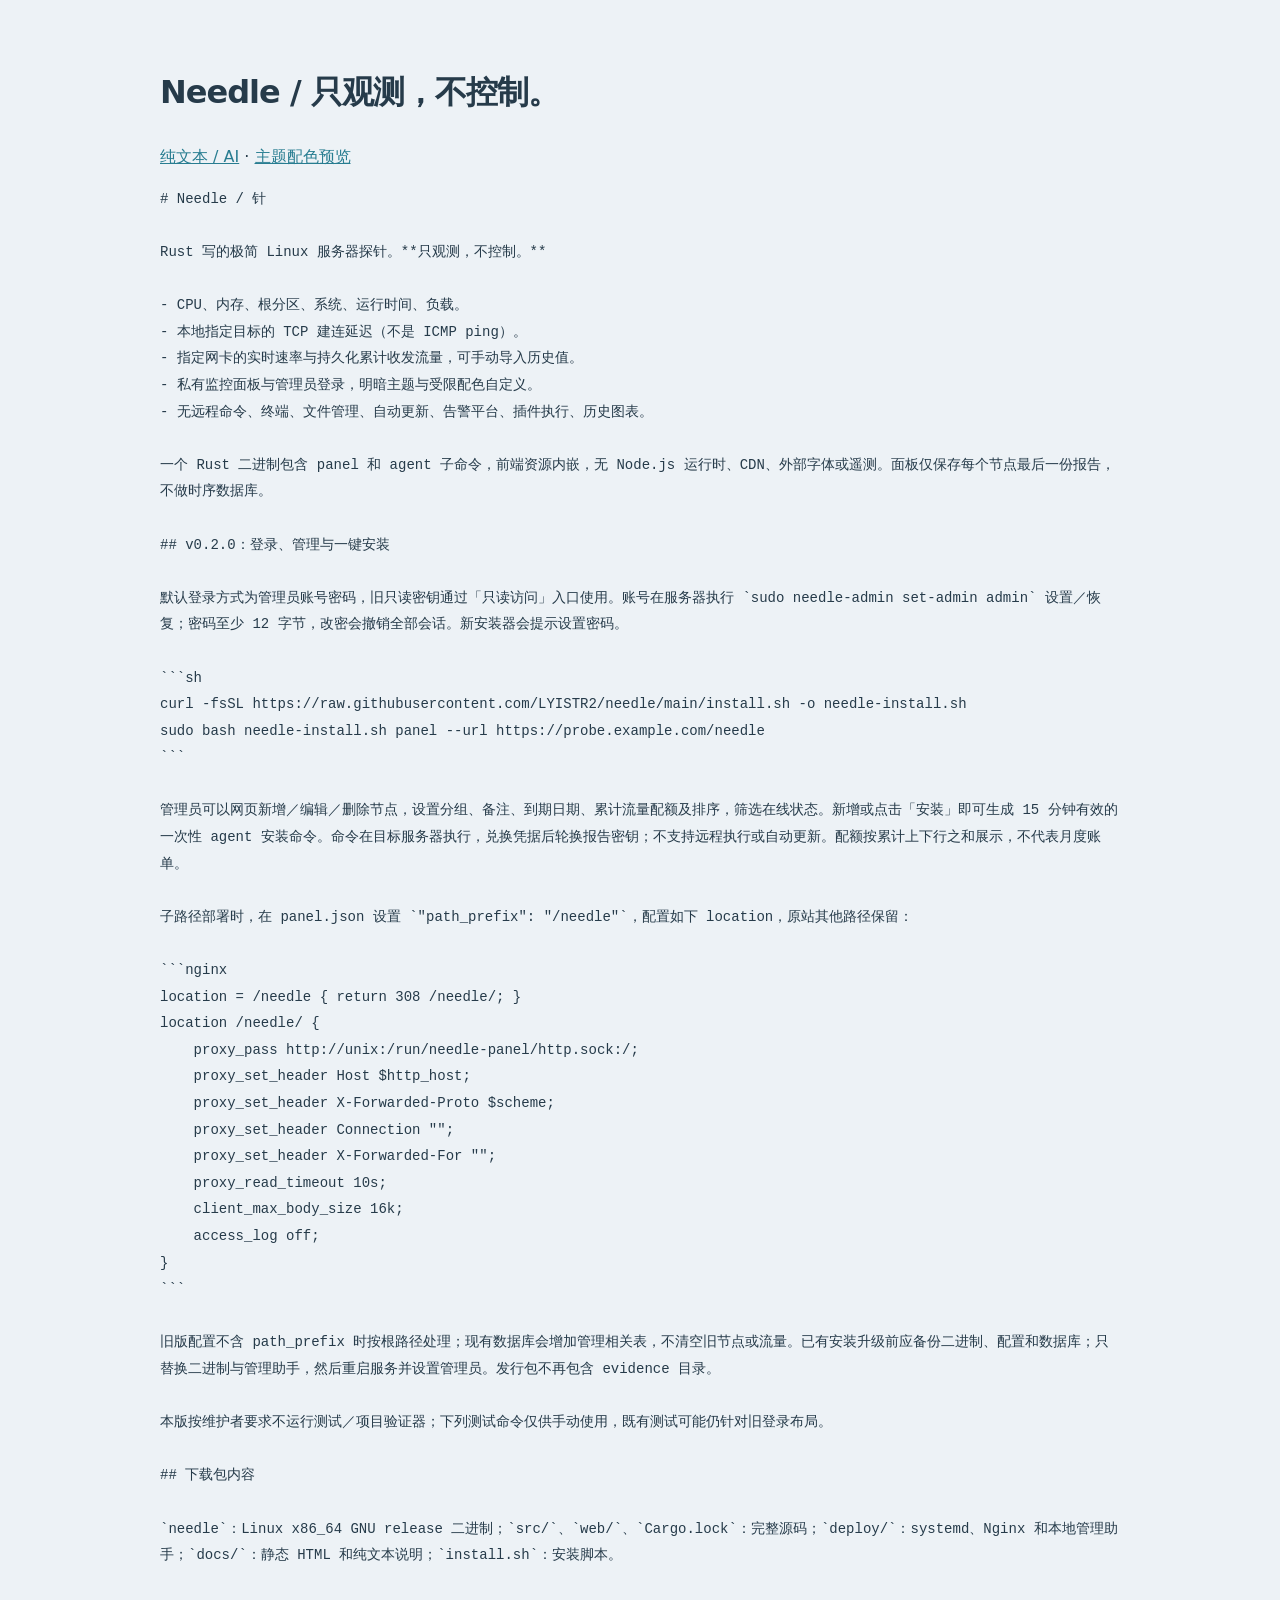
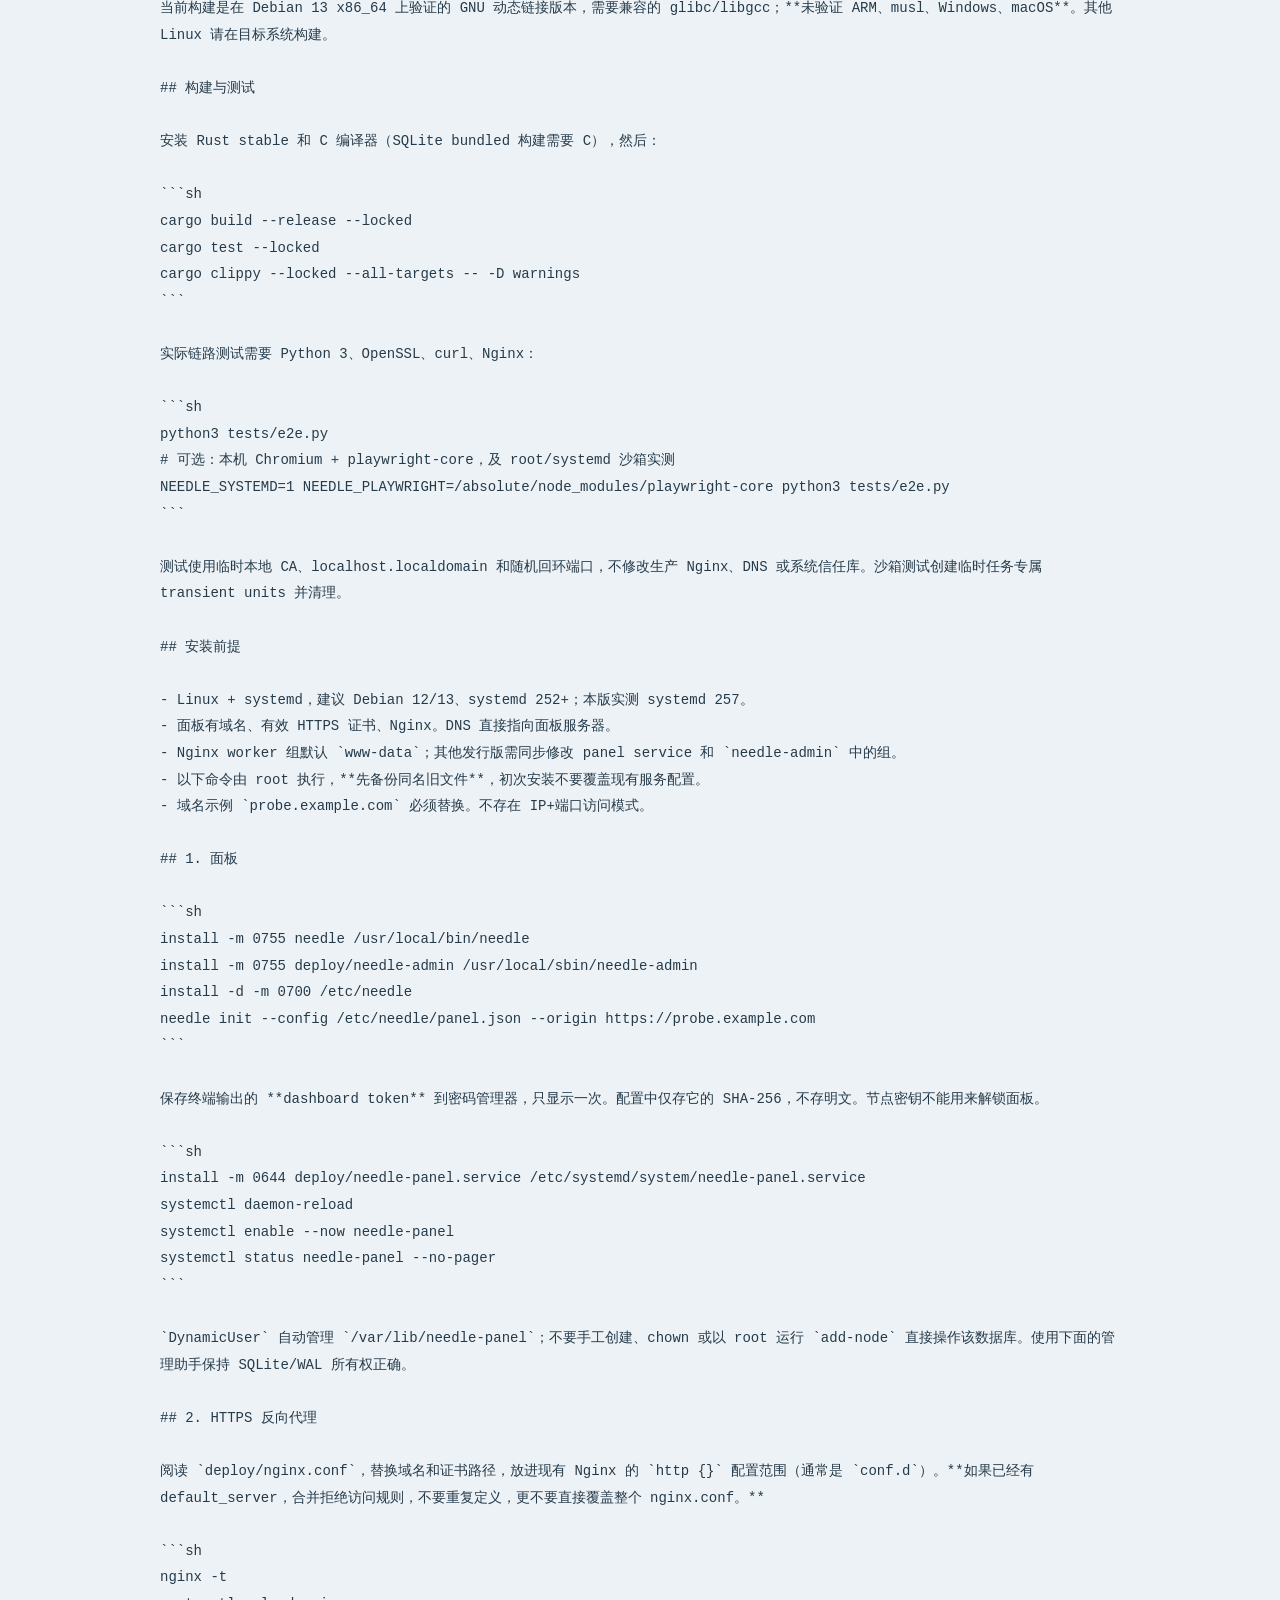
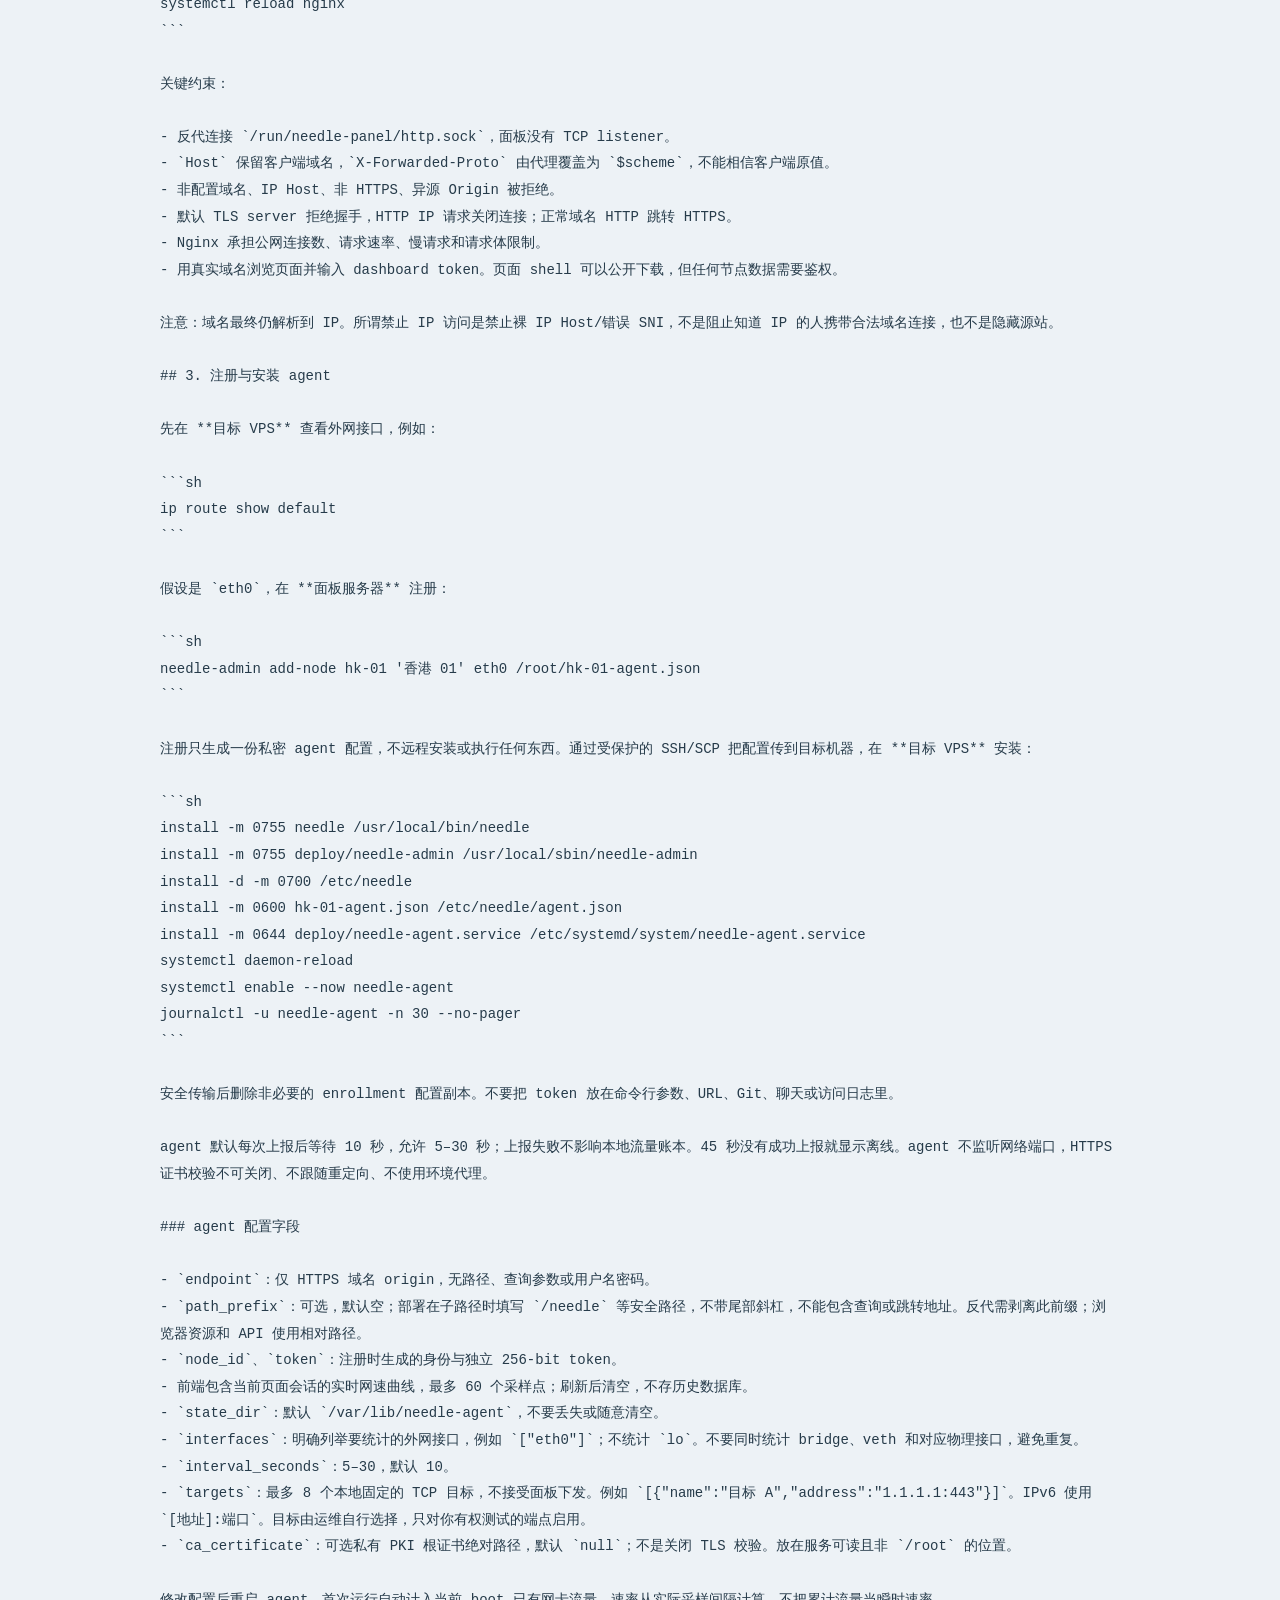
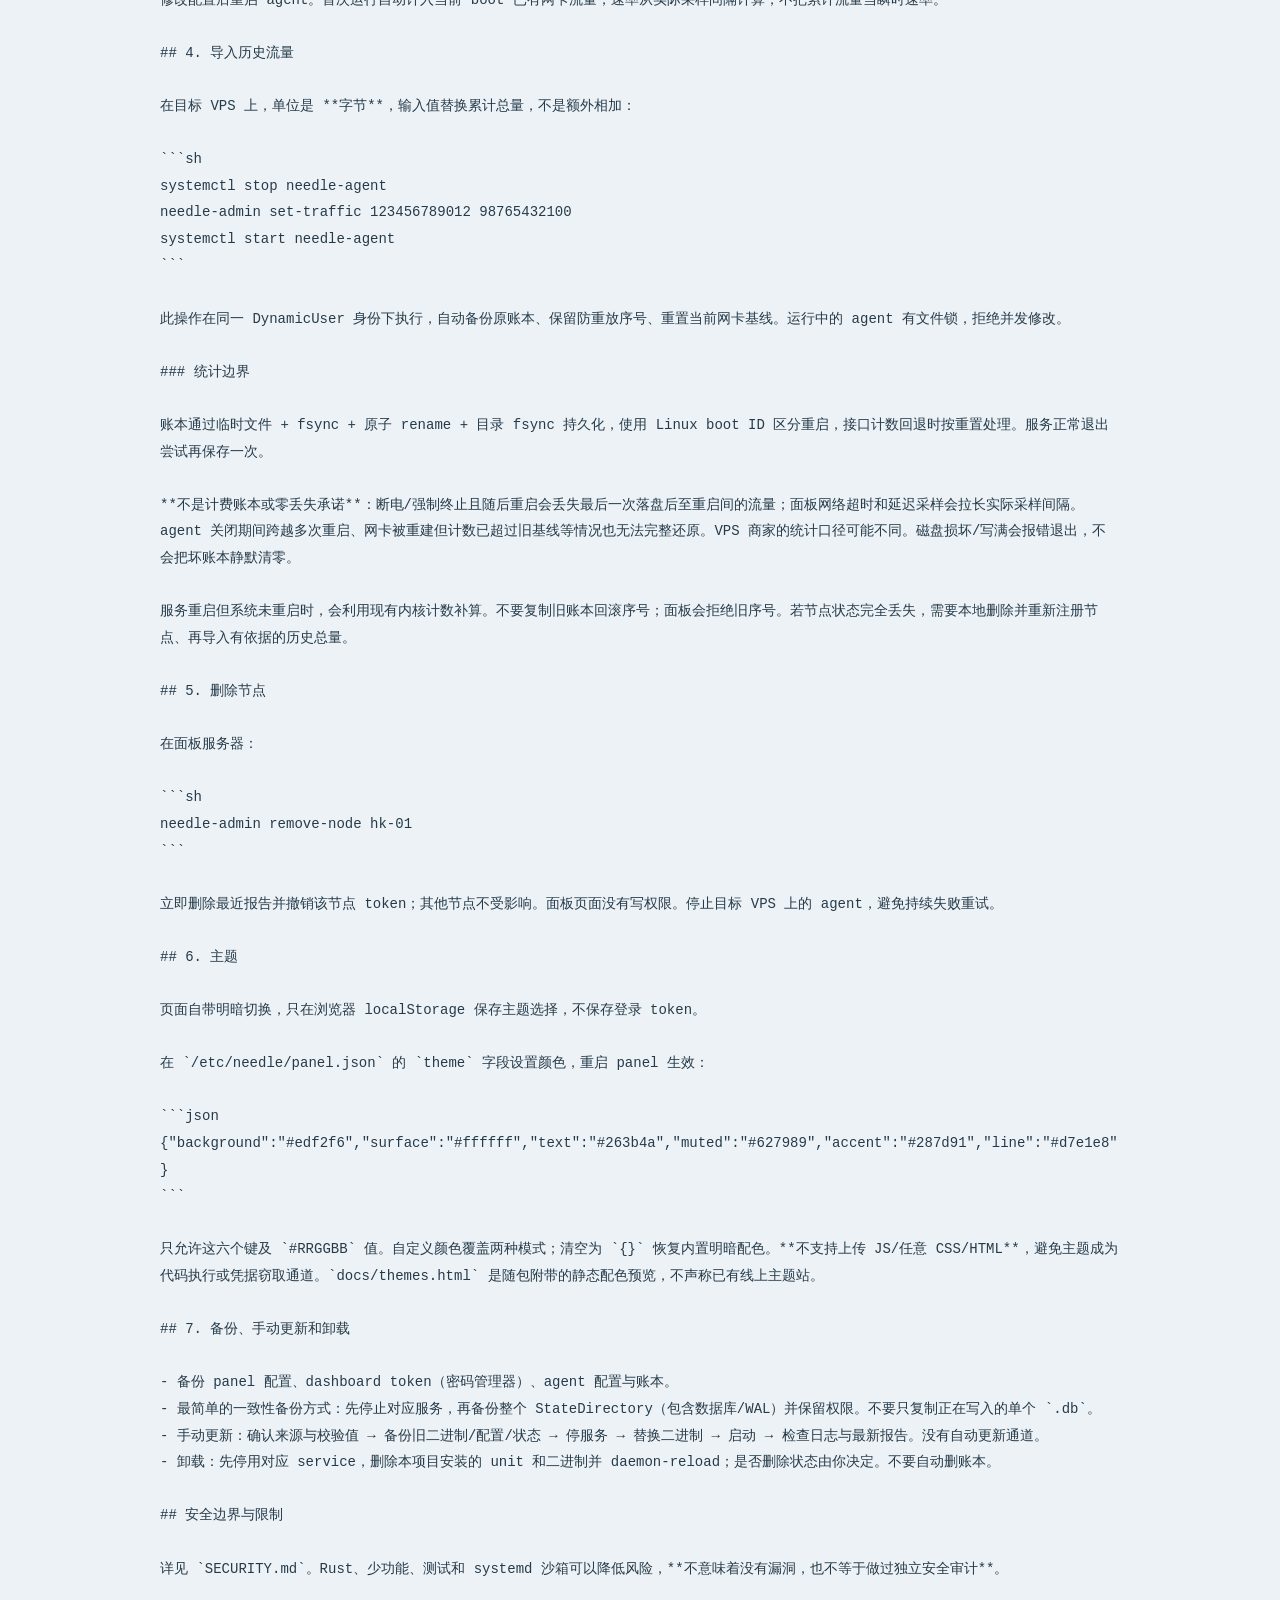
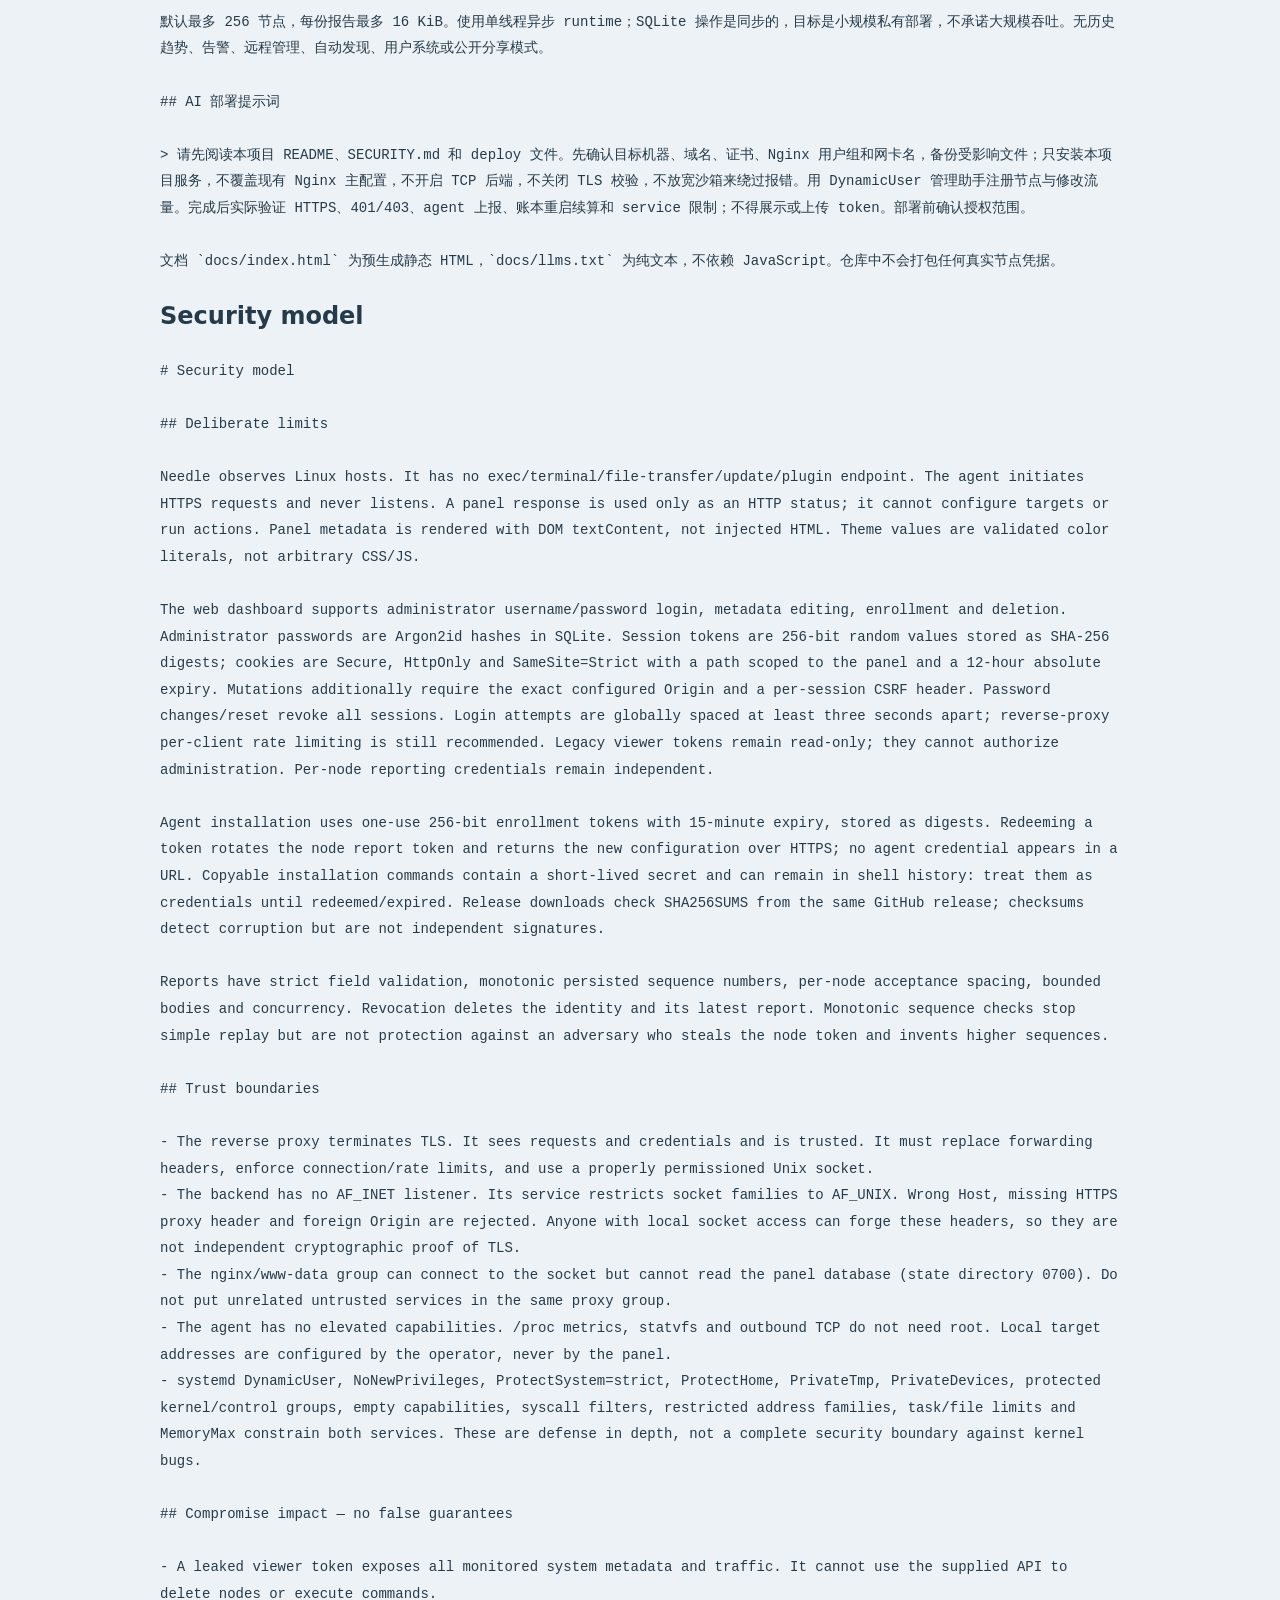
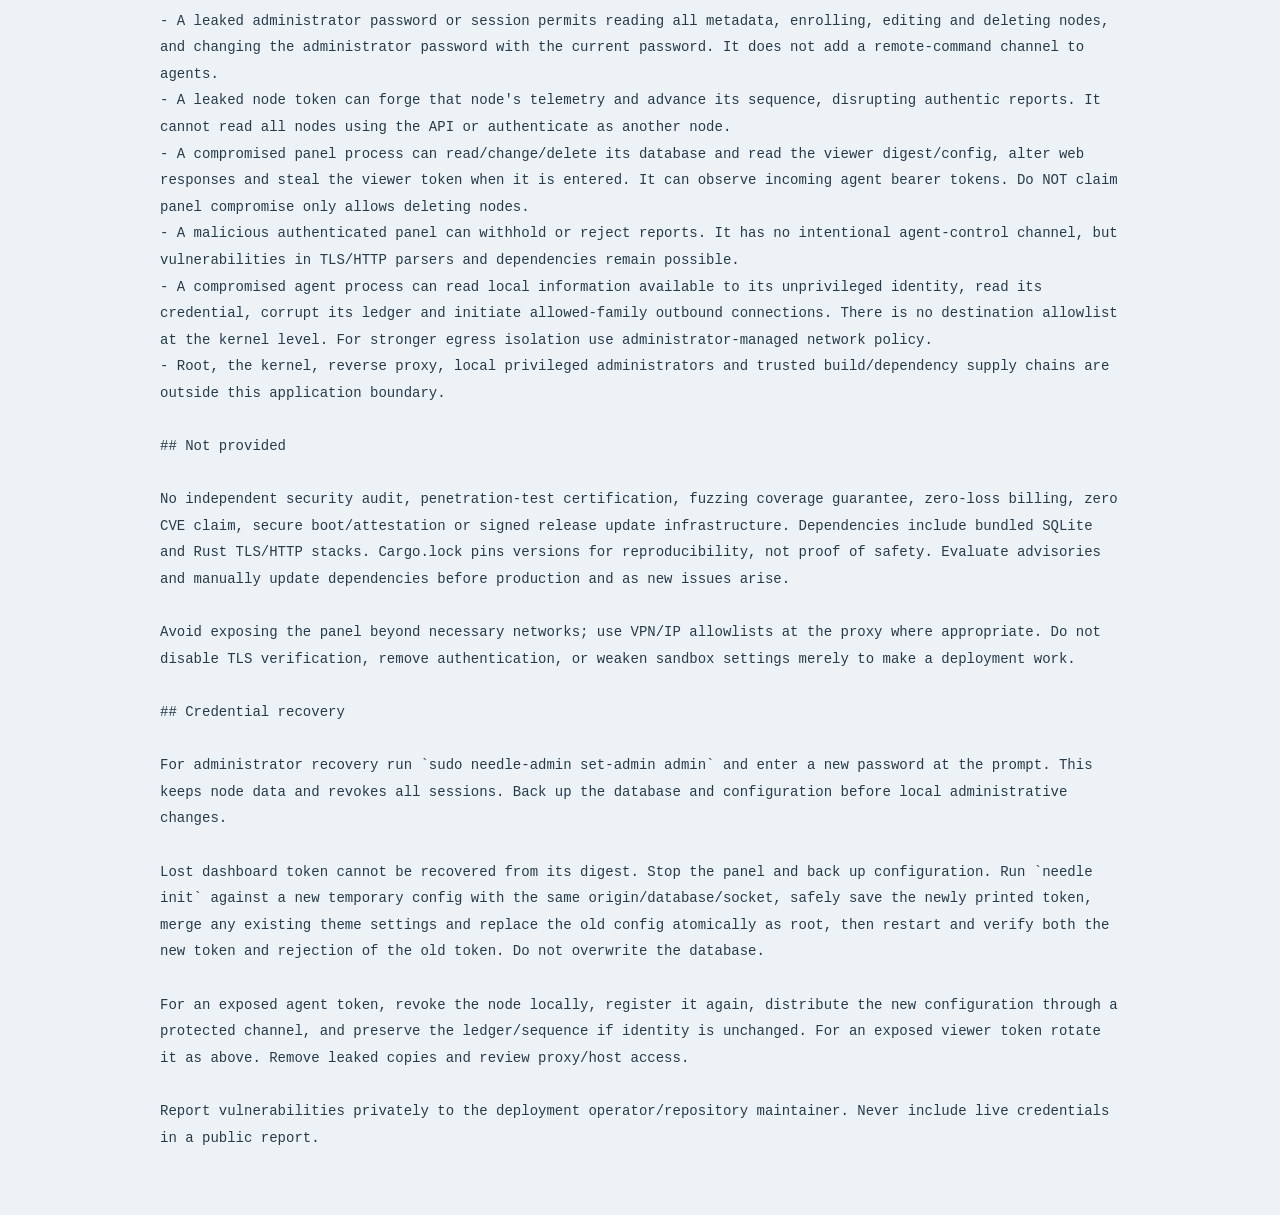
<file: docs/index.html>
<!doctype html><html lang="zh-CN"><meta charset="utf-8"><meta name="viewport" content="width=device-width,initial-scale=1"><title>Needle / 文档</title><style>body{max-width:960px;margin:64px auto;padding:0 24px;background:#edf2f6;color:#263b4a;font:16px/1.8 system-ui}h1{letter-spacing:-1px}pre{white-space:pre-wrap;overflow-wrap:anywhere;font:14px/1.9 ui-monospace,monospace}a{color:#287d91}.palette{border:1px solid #d7e1e8;padding:24px;border-radius:12px;margin:24px 0}.swatches{display:flex;gap:8px;flex-wrap:wrap}.swatch{padding:20px;border-radius:6px;font:12px monospace}</style><h1>Needle / 只观测，不控制。</h1><nav><a href="llms.txt">纯文本 / AI</a> · <a href="themes.html">主题配色预览</a></nav><main><pre># Needle / 针

Rust 写的极简 Linux 服务器探针。**只观测，不控制。**

- CPU、内存、根分区、系统、运行时间、负载。
- 本地指定目标的 TCP 建连延迟（不是 ICMP ping）。
- 指定网卡的实时速率与持久化累计收发流量，可手动导入历史值。
- 私有监控面板与管理员登录，明暗主题与受限配色自定义。
- 无远程命令、终端、文件管理、自动更新、告警平台、插件执行、历史图表。

一个 Rust 二进制包含 panel 和 agent 子命令，前端资源内嵌，无 Node.js 运行时、CDN、外部字体或遥测。面板仅保存每个节点最后一份报告，不做时序数据库。

## v0.2.0：登录、管理与一键安装

默认登录方式为管理员账号密码，旧只读密钥通过「只读访问」入口使用。账号在服务器执行 `sudo needle-admin set-admin admin` 设置／恢复；密码至少 12 字节，改密会撤销全部会话。新安装器会提示设置密码。

```sh
curl -fsSL https://raw.githubusercontent.com/LYISTR2/needle/main/install.sh -o needle-install.sh
sudo bash needle-install.sh panel --url https://probe.example.com/needle
```

管理员可以网页新增／编辑／删除节点，设置分组、备注、到期日期、累计流量配额及排序，筛选在线状态。新增或点击「安装」即可生成 15 分钟有效的一次性 agent 安装命令。命令在目标服务器执行，兑换凭据后轮换报告密钥；不支持远程执行或自动更新。配额按累计上下行之和展示，不代表月度账单。

子路径部署时，在 panel.json 设置 `&quot;path_prefix&quot;: &quot;/needle&quot;`，配置如下 location，原站其他路径保留：

```nginx
location = /needle { return 308 /needle/; }
location /needle/ {
    proxy_pass http://unix:/run/needle-panel/http.sock:/;
    proxy_set_header Host $http_host;
    proxy_set_header X-Forwarded-Proto $scheme;
    proxy_set_header Connection &quot;&quot;;
    proxy_set_header X-Forwarded-For &quot;&quot;;
    proxy_read_timeout 10s;
    client_max_body_size 16k;
    access_log off;
}
```

旧版配置不含 path_prefix 时按根路径处理；现有数据库会增加管理相关表，不清空旧节点或流量。已有安装升级前应备份二进制、配置和数据库；只替换二进制与管理助手，然后重启服务并设置管理员。发行包不再包含 evidence 目录。

本版按维护者要求不运行测试／项目验证器；下列测试命令仅供手动使用，既有测试可能仍针对旧登录布局。

## 下载包内容

`needle`：Linux x86_64 GNU release 二进制；`src/`、`web/`、`Cargo.lock`：完整源码；`deploy/`：systemd、Nginx 和本地管理助手；`docs/`：静态 HTML 和纯文本说明；`install.sh`：安装脚本。

当前构建是在 Debian 13 x86_64 上验证的 GNU 动态链接版本，需要兼容的 glibc/libgcc；**未验证 ARM、musl、Windows、macOS**。其他 Linux 请在目标系统构建。

## 构建与测试

安装 Rust stable 和 C 编译器（SQLite bundled 构建需要 C），然后：

```sh
cargo build --release --locked
cargo test --locked
cargo clippy --locked --all-targets -- -D warnings
```

实际链路测试需要 Python 3、OpenSSL、curl、Nginx：

```sh
python3 tests/e2e.py
# 可选：本机 Chromium + playwright-core，及 root/systemd 沙箱实测
NEEDLE_SYSTEMD=1 NEEDLE_PLAYWRIGHT=/absolute/node_modules/playwright-core python3 tests/e2e.py
```

测试使用临时本地 CA、localhost.localdomain 和随机回环端口，不修改生产 Nginx、DNS 或系统信任库。沙箱测试创建临时任务专属 transient units 并清理。

## 安装前提

- Linux + systemd，建议 Debian 12/13、systemd 252+；本版实测 systemd 257。
- 面板有域名、有效 HTTPS 证书、Nginx。DNS 直接指向面板服务器。
- Nginx worker 组默认 `www-data`；其他发行版需同步修改 panel service 和 `needle-admin` 中的组。
- 以下命令由 root 执行，**先备份同名旧文件**，初次安装不要覆盖现有服务配置。
- 域名示例 `probe.example.com` 必须替换。不存在 IP+端口访问模式。

## 1. 面板

```sh
install -m 0755 needle /usr/local/bin/needle
install -m 0755 deploy/needle-admin /usr/local/sbin/needle-admin
install -d -m 0700 /etc/needle
needle init --config /etc/needle/panel.json --origin https://probe.example.com
```

保存终端输出的 **dashboard token** 到密码管理器，只显示一次。配置中仅存它的 SHA-256，不存明文。节点密钥不能用来解锁面板。

```sh
install -m 0644 deploy/needle-panel.service /etc/systemd/system/needle-panel.service
systemctl daemon-reload
systemctl enable --now needle-panel
systemctl status needle-panel --no-pager
```

`DynamicUser` 自动管理 `/var/lib/needle-panel`；不要手工创建、chown 或以 root 运行 `add-node` 直接操作该数据库。使用下面的管理助手保持 SQLite/WAL 所有权正确。

## 2. HTTPS 反向代理

阅读 `deploy/nginx.conf`，替换域名和证书路径，放进现有 Nginx 的 `http {}` 配置范围（通常是 `conf.d`）。**如果已经有 default_server，合并拒绝访问规则，不要重复定义，更不要直接覆盖整个 nginx.conf。**

```sh
nginx -t
systemctl reload nginx
```

关键约束：

- 反代连接 `/run/needle-panel/http.sock`，面板没有 TCP listener。
- `Host` 保留客户端域名，`X-Forwarded-Proto` 由代理覆盖为 `$scheme`，不能相信客户端原值。
- 非配置域名、IP Host、非 HTTPS、异源 Origin 被拒绝。
- 默认 TLS server 拒绝握手，HTTP IP 请求关闭连接；正常域名 HTTP 跳转 HTTPS。
- Nginx 承担公网连接数、请求速率、慢请求和请求体限制。
- 用真实域名浏览页面并输入 dashboard token。页面 shell 可以公开下载，但任何节点数据需要鉴权。

注意：域名最终仍解析到 IP。所谓禁止 IP 访问是禁止裸 IP Host/错误 SNI，不是阻止知道 IP 的人携带合法域名连接，也不是隐藏源站。

## 3. 注册与安装 agent

先在 **目标 VPS** 查看外网接口，例如：

```sh
ip route show default
```

假设是 `eth0`，在 **面板服务器** 注册：

```sh
needle-admin add-node hk-01 &#x27;香港 01&#x27; eth0 /root/hk-01-agent.json
```

注册只生成一份私密 agent 配置，不远程安装或执行任何东西。通过受保护的 SSH/SCP 把配置传到目标机器，在 **目标 VPS** 安装：

```sh
install -m 0755 needle /usr/local/bin/needle
install -m 0755 deploy/needle-admin /usr/local/sbin/needle-admin
install -d -m 0700 /etc/needle
install -m 0600 hk-01-agent.json /etc/needle/agent.json
install -m 0644 deploy/needle-agent.service /etc/systemd/system/needle-agent.service
systemctl daemon-reload
systemctl enable --now needle-agent
journalctl -u needle-agent -n 30 --no-pager
```

安全传输后删除非必要的 enrollment 配置副本。不要把 token 放在命令行参数、URL、Git、聊天或访问日志里。

agent 默认每次上报后等待 10 秒，允许 5–30 秒；上报失败不影响本地流量账本。45 秒没有成功上报就显示离线。agent 不监听网络端口，HTTPS 证书校验不可关闭、不跟随重定向、不使用环境代理。

### agent 配置字段

- `endpoint`：仅 HTTPS 域名 origin，无路径、查询参数或用户名密码。
- `path_prefix`：可选，默认空；部署在子路径时填写 `/needle` 等安全路径，不带尾部斜杠，不能包含查询或跳转地址。反代需剥离此前缀；浏览器资源和 API 使用相对路径。
- `node_id`、`token`：注册时生成的身份与独立 256-bit token。
- 前端包含当前页面会话的实时网速曲线，最多 60 个采样点；刷新后清空，不存历史数据库。
- `state_dir`：默认 `/var/lib/needle-agent`，不要丢失或随意清空。
- `interfaces`：明确列举要统计的外网接口，例如 `[&quot;eth0&quot;]`；不统计 `lo`。不要同时统计 bridge、veth 和对应物理接口，避免重复。
- `interval_seconds`：5–30，默认 10。
- `targets`：最多 8 个本地固定的 TCP 目标，不接受面板下发。例如 `[{&quot;name&quot;:&quot;目标 A&quot;,&quot;address&quot;:&quot;1.1.1.1:443&quot;}]`。IPv6 使用 `[地址]:端口`。目标由运维自行选择，只对你有权测试的端点启用。
- `ca_certificate`：可选私有 PKI 根证书绝对路径，默认 `null`；不是关闭 TLS 校验。放在服务可读且非 `/root` 的位置。

修改配置后重启 agent。首次运行自动计入当前 boot 已有网卡流量，速率从实际采样间隔计算，不把累计流量当瞬时速率。

## 4. 导入历史流量

在目标 VPS 上，单位是 **字节**，输入值替换累计总量，不是额外相加：

```sh
systemctl stop needle-agent
needle-admin set-traffic 123456789012 98765432100
systemctl start needle-agent
```

此操作在同一 DynamicUser 身份下执行，自动备份原账本、保留防重放序号、重置当前网卡基线。运行中的 agent 有文件锁，拒绝并发修改。

### 统计边界

账本通过临时文件 + fsync + 原子 rename + 目录 fsync 持久化，使用 Linux boot ID 区分重启，接口计数回退时按重置处理。服务正常退出尝试再保存一次。

**不是计费账本或零丢失承诺**：断电/强制终止且随后重启会丢失最后一次落盘后至重启间的流量；面板网络超时和延迟采样会拉长实际采样间隔。agent 关闭期间跨越多次重启、网卡被重建但计数已超过旧基线等情况也无法完整还原。VPS 商家的统计口径可能不同。磁盘损坏/写满会报错退出，不会把坏账本静默清零。

服务重启但系统未重启时，会利用现有内核计数补算。不要复制旧账本回滚序号；面板会拒绝旧序号。若节点状态完全丢失，需要本地删除并重新注册节点、再导入有依据的历史总量。

## 5. 删除节点

在面板服务器：

```sh
needle-admin remove-node hk-01
```

立即删除最近报告并撤销该节点 token；其他节点不受影响。面板页面没有写权限。停止目标 VPS 上的 agent，避免持续失败重试。

## 6. 主题

页面自带明暗切换，只在浏览器 localStorage 保存主题选择，不保存登录 token。

在 `/etc/needle/panel.json` 的 `theme` 字段设置颜色，重启 panel 生效：

```json
{&quot;background&quot;:&quot;#edf2f6&quot;,&quot;surface&quot;:&quot;#ffffff&quot;,&quot;text&quot;:&quot;#263b4a&quot;,&quot;muted&quot;:&quot;#627989&quot;,&quot;accent&quot;:&quot;#287d91&quot;,&quot;line&quot;:&quot;#d7e1e8&quot;}
```

只允许这六个键及 `#RRGGBB` 值。自定义颜色覆盖两种模式；清空为 `{}` 恢复内置明暗配色。**不支持上传 JS/任意 CSS/HTML**，避免主题成为代码执行或凭据窃取通道。`docs/themes.html` 是随包附带的静态配色预览，不声称已有线上主题站。

## 7. 备份、手动更新和卸载

- 备份 panel 配置、dashboard token（密码管理器）、agent 配置与账本。
- 最简单的一致性备份方式：先停止对应服务，再备份整个 StateDirectory（包含数据库/WAL）并保留权限。不要只复制正在写入的单个 `.db`。
- 手动更新：确认来源与校验值 → 备份旧二进制/配置/状态 → 停服务 → 替换二进制 → 启动 → 检查日志与最新报告。没有自动更新通道。
- 卸载：先停用对应 service，删除本项目安装的 unit 和二进制并 daemon-reload；是否删除状态由你决定。不要自动删账本。

## 安全边界与限制

详见 `SECURITY.md`。Rust、少功能、测试和 systemd 沙箱可以降低风险，**不意味着没有漏洞，也不等于做过独立安全审计**。

默认最多 256 节点，每份报告最多 16 KiB。使用单线程异步 runtime；SQLite 操作是同步的，目标是小规模私有部署，不承诺大规模吞吐。无历史趋势、告警、远程管理、自动发现、用户系统或公开分享模式。

## AI 部署提示词

&gt; 请先阅读本项目 README、SECURITY.md 和 deploy 文件。先确认目标机器、域名、证书、Nginx 用户组和网卡名，备份受影响文件；只安装本项目服务，不覆盖现有 Nginx 主配置，不开启 TCP 后端，不关闭 TLS 校验，不放宽沙箱来绕过报错。用 DynamicUser 管理助手注册节点与修改流量。完成后实际验证 HTTPS、401/403、agent 上报、账本重启续算和 service 限制；不得展示或上传 token。部署前确认授权范围。

文档 `docs/index.html` 为预生成静态 HTML，`docs/llms.txt` 为纯文本，不依赖 JavaScript。仓库中不会打包任何真实节点凭据。
</pre><h2>Security model</h2><pre># Security model

## Deliberate limits

Needle observes Linux hosts. It has no exec/terminal/file-transfer/update/plugin endpoint. The agent initiates HTTPS requests and never listens. A panel response is used only as an HTTP status; it cannot configure targets or run actions. Panel metadata is rendered with DOM textContent, not injected HTML. Theme values are validated color literals, not arbitrary CSS/JS.

The web dashboard supports administrator username/password login, metadata editing, enrollment and deletion. Administrator passwords are Argon2id hashes in SQLite. Session tokens are 256-bit random values stored as SHA-256 digests; cookies are Secure, HttpOnly and SameSite=Strict with a path scoped to the panel and a 12-hour absolute expiry. Mutations additionally require the exact configured Origin and a per-session CSRF header. Password changes/reset revoke all sessions. Login attempts are globally spaced at least three seconds apart; reverse-proxy per-client rate limiting is still recommended. Legacy viewer tokens remain read-only; they cannot authorize administration. Per-node reporting credentials remain independent.

Agent installation uses one-use 256-bit enrollment tokens with 15-minute expiry, stored as digests. Redeeming a token rotates the node report token and returns the new configuration over HTTPS; no agent credential appears in a URL. Copyable installation commands contain a short-lived secret and can remain in shell history: treat them as credentials until redeemed/expired. Release downloads check SHA256SUMS from the same GitHub release; checksums detect corruption but are not independent signatures.

Reports have strict field validation, monotonic persisted sequence numbers, per-node acceptance spacing, bounded bodies and concurrency. Revocation deletes the identity and its latest report. Monotonic sequence checks stop simple replay but are not protection against an adversary who steals the node token and invents higher sequences.

## Trust boundaries

- The reverse proxy terminates TLS. It sees requests and credentials and is trusted. It must replace forwarding headers, enforce connection/rate limits, and use a properly permissioned Unix socket.
- The backend has no AF_INET listener. Its service restricts socket families to AF_UNIX. Wrong Host, missing HTTPS proxy header and foreign Origin are rejected. Anyone with local socket access can forge these headers, so they are not independent cryptographic proof of TLS.
- The nginx/www-data group can connect to the socket but cannot read the panel database (state directory 0700). Do not put unrelated untrusted services in the same proxy group.
- The agent has no elevated capabilities. /proc metrics, statvfs and outbound TCP do not need root. Local target addresses are configured by the operator, never by the panel.
- systemd DynamicUser, NoNewPrivileges, ProtectSystem=strict, ProtectHome, PrivateTmp, PrivateDevices, protected kernel/control groups, empty capabilities, syscall filters, restricted address families, task/file limits and MemoryMax constrain both services. These are defense in depth, not a complete security boundary against kernel bugs.

## Compromise impact — no false guarantees

- A leaked viewer token exposes all monitored system metadata and traffic. It cannot use the supplied API to delete nodes or execute commands.
- A leaked administrator password or session permits reading all metadata, enrolling, editing and deleting nodes, and changing the administrator password with the current password. It does not add a remote-command channel to agents.
- A leaked node token can forge that node&#x27;s telemetry and advance its sequence, disrupting authentic reports. It cannot read all nodes using the API or authenticate as another node.
- A compromised panel process can read/change/delete its database and read the viewer digest/config, alter web responses and steal the viewer token when it is entered. It can observe incoming agent bearer tokens. Do NOT claim panel compromise only allows deleting nodes.
- A malicious authenticated panel can withhold or reject reports. It has no intentional agent-control channel, but vulnerabilities in TLS/HTTP parsers and dependencies remain possible.
- A compromised agent process can read local information available to its unprivileged identity, read its credential, corrupt its ledger and initiate allowed-family outbound connections. There is no destination allowlist at the kernel level. For stronger egress isolation use administrator-managed network policy.
- Root, the kernel, reverse proxy, local privileged administrators and trusted build/dependency supply chains are outside this application boundary.

## Not provided

No independent security audit, penetration-test certification, fuzzing coverage guarantee, zero-loss billing, zero CVE claim, secure boot/attestation or signed release update infrastructure. Dependencies include bundled SQLite and Rust TLS/HTTP stacks. Cargo.lock pins versions for reproducibility, not proof of safety. Evaluate advisories and manually update dependencies before production and as new issues arise.

Avoid exposing the panel beyond necessary networks; use VPN/IP allowlists at the proxy where appropriate. Do not disable TLS verification, remove authentication, or weaken sandbox settings merely to make a deployment work.

## Credential recovery

For administrator recovery run `sudo needle-admin set-admin admin` and enter a new password at the prompt. This keeps node data and revokes all sessions. Back up the database and configuration before local administrative changes.

Lost dashboard token cannot be recovered from its digest. Stop the panel and back up configuration. Run `needle init` against a new temporary config with the same origin/database/socket, safely save the newly printed token, merge any existing theme settings and replace the old config atomically as root, then restart and verify both the new token and rejection of the old token. Do not overwrite the database.

For an exposed agent token, revoke the node locally, register it again, distribute the new configuration through a protected channel, and preserve the ledger/sequence if identity is unchanged. For an exposed viewer token rotate it as above. Remove leaked copies and review proxy/host access.

Report vulnerabilities privately to the deployment operator/repository maintainer. Never include live credentials in a public report.
</pre></main></html>
</file>
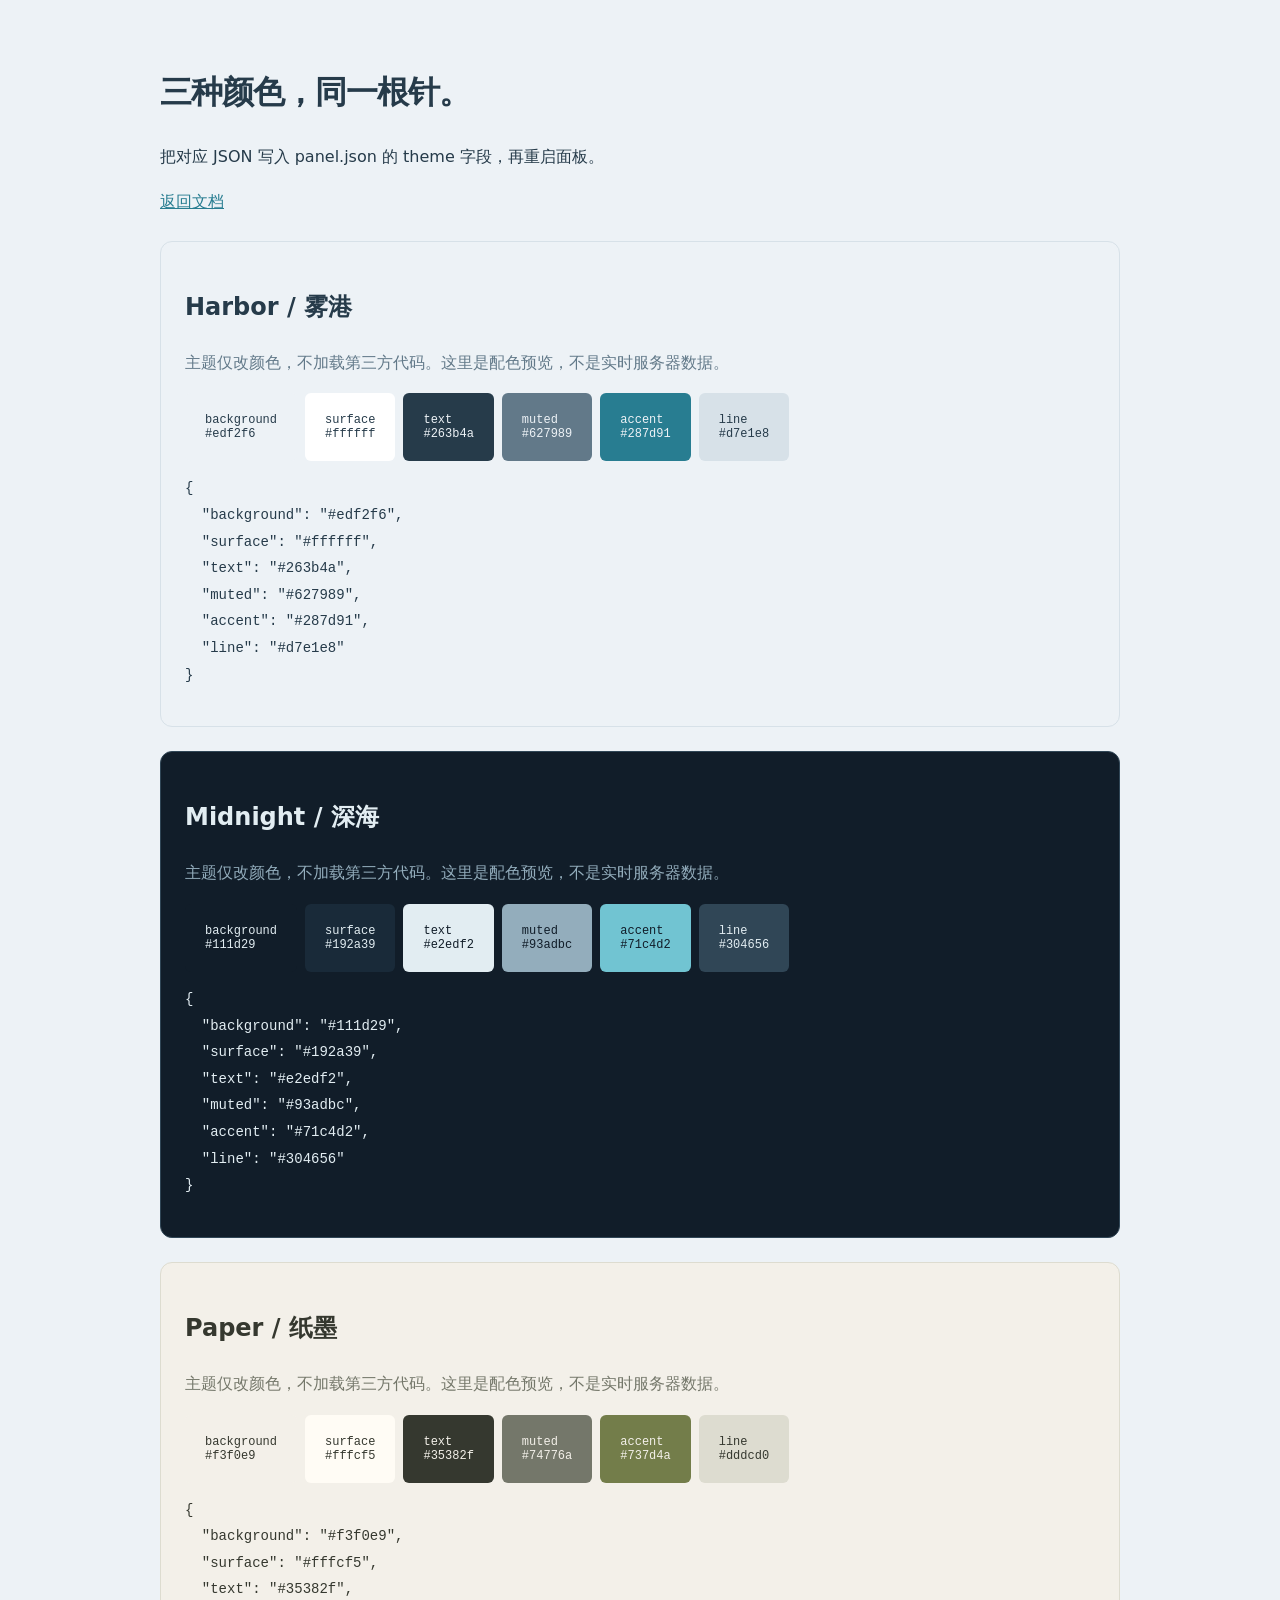
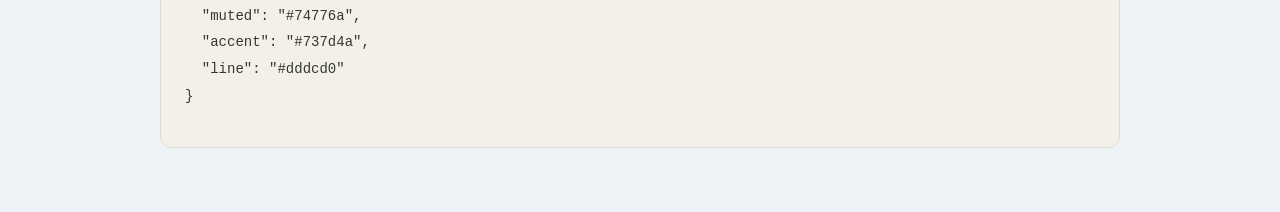
<file: docs/themes.html>
<!doctype html><html lang="zh-CN"><meta charset="utf-8"><meta name="viewport" content="width=device-width,initial-scale=1"><title>Needle / 配色预览</title><style>body{max-width:960px;margin:64px auto;padding:0 24px;background:#edf2f6;color:#263b4a;font:16px/1.8 system-ui}h1{letter-spacing:-1px}pre{white-space:pre-wrap;overflow-wrap:anywhere;font:14px/1.9 ui-monospace,monospace}a{color:#287d91}.palette{border:1px solid #d7e1e8;padding:24px;border-radius:12px;margin:24px 0}.swatches{display:flex;gap:8px;flex-wrap:wrap}.swatch{padding:20px;border-radius:6px;font:12px monospace}</style><h1>三种颜色，同一根针。</h1><p>把对应 JSON 写入 panel.json 的 theme 字段，再重启面板。</p><a href="index.html">返回文档</a><section class="palette" style="background:#edf2f6;color:#263b4a;border-color:#d7e1e8"><h2>Harbor / 雾港</h2><p style="color:#627989">主题仅改颜色，不加载第三方代码。这里是配色预览，不是实时服务器数据。</p><div class="swatches"><span class="swatch" style="background:#edf2f6;color:#263b4a">background<br>#edf2f6</span><span class="swatch" style="background:#ffffff;color:#263b4a">surface<br>#ffffff</span><span class="swatch" style="background:#263b4a;color:#edf2f6">text<br>#263b4a</span><span class="swatch" style="background:#627989;color:#edf2f6">muted<br>#627989</span><span class="swatch" style="background:#287d91;color:#edf2f6">accent<br>#287d91</span><span class="swatch" style="background:#d7e1e8;color:#263b4a">line<br>#d7e1e8</span></div><pre>{
  &quot;background&quot;: &quot;#edf2f6&quot;,
  &quot;surface&quot;: &quot;#ffffff&quot;,
  &quot;text&quot;: &quot;#263b4a&quot;,
  &quot;muted&quot;: &quot;#627989&quot;,
  &quot;accent&quot;: &quot;#287d91&quot;,
  &quot;line&quot;: &quot;#d7e1e8&quot;
}</pre></section><section class="palette" style="background:#111d29;color:#e2edf2;border-color:#304656"><h2>Midnight / 深海</h2><p style="color:#93adbc">主题仅改颜色，不加载第三方代码。这里是配色预览，不是实时服务器数据。</p><div class="swatches"><span class="swatch" style="background:#111d29;color:#e2edf2">background<br>#111d29</span><span class="swatch" style="background:#192a39;color:#e2edf2">surface<br>#192a39</span><span class="swatch" style="background:#e2edf2;color:#111d29">text<br>#e2edf2</span><span class="swatch" style="background:#93adbc;color:#111d29">muted<br>#93adbc</span><span class="swatch" style="background:#71c4d2;color:#111d29">accent<br>#71c4d2</span><span class="swatch" style="background:#304656;color:#e2edf2">line<br>#304656</span></div><pre>{
  &quot;background&quot;: &quot;#111d29&quot;,
  &quot;surface&quot;: &quot;#192a39&quot;,
  &quot;text&quot;: &quot;#e2edf2&quot;,
  &quot;muted&quot;: &quot;#93adbc&quot;,
  &quot;accent&quot;: &quot;#71c4d2&quot;,
  &quot;line&quot;: &quot;#304656&quot;
}</pre></section><section class="palette" style="background:#f3f0e9;color:#35382f;border-color:#dddcd0"><h2>Paper / 纸墨</h2><p style="color:#74776a">主题仅改颜色，不加载第三方代码。这里是配色预览，不是实时服务器数据。</p><div class="swatches"><span class="swatch" style="background:#f3f0e9;color:#35382f">background<br>#f3f0e9</span><span class="swatch" style="background:#fffcf5;color:#35382f">surface<br>#fffcf5</span><span class="swatch" style="background:#35382f;color:#f3f0e9">text<br>#35382f</span><span class="swatch" style="background:#74776a;color:#f3f0e9">muted<br>#74776a</span><span class="swatch" style="background:#737d4a;color:#f3f0e9">accent<br>#737d4a</span><span class="swatch" style="background:#dddcd0;color:#35382f">line<br>#dddcd0</span></div><pre>{
  &quot;background&quot;: &quot;#f3f0e9&quot;,
  &quot;surface&quot;: &quot;#fffcf5&quot;,
  &quot;text&quot;: &quot;#35382f&quot;,
  &quot;muted&quot;: &quot;#74776a&quot;,
  &quot;accent&quot;: &quot;#737d4a&quot;,
  &quot;line&quot;: &quot;#dddcd0&quot;
}</pre></section></html>
</file>
